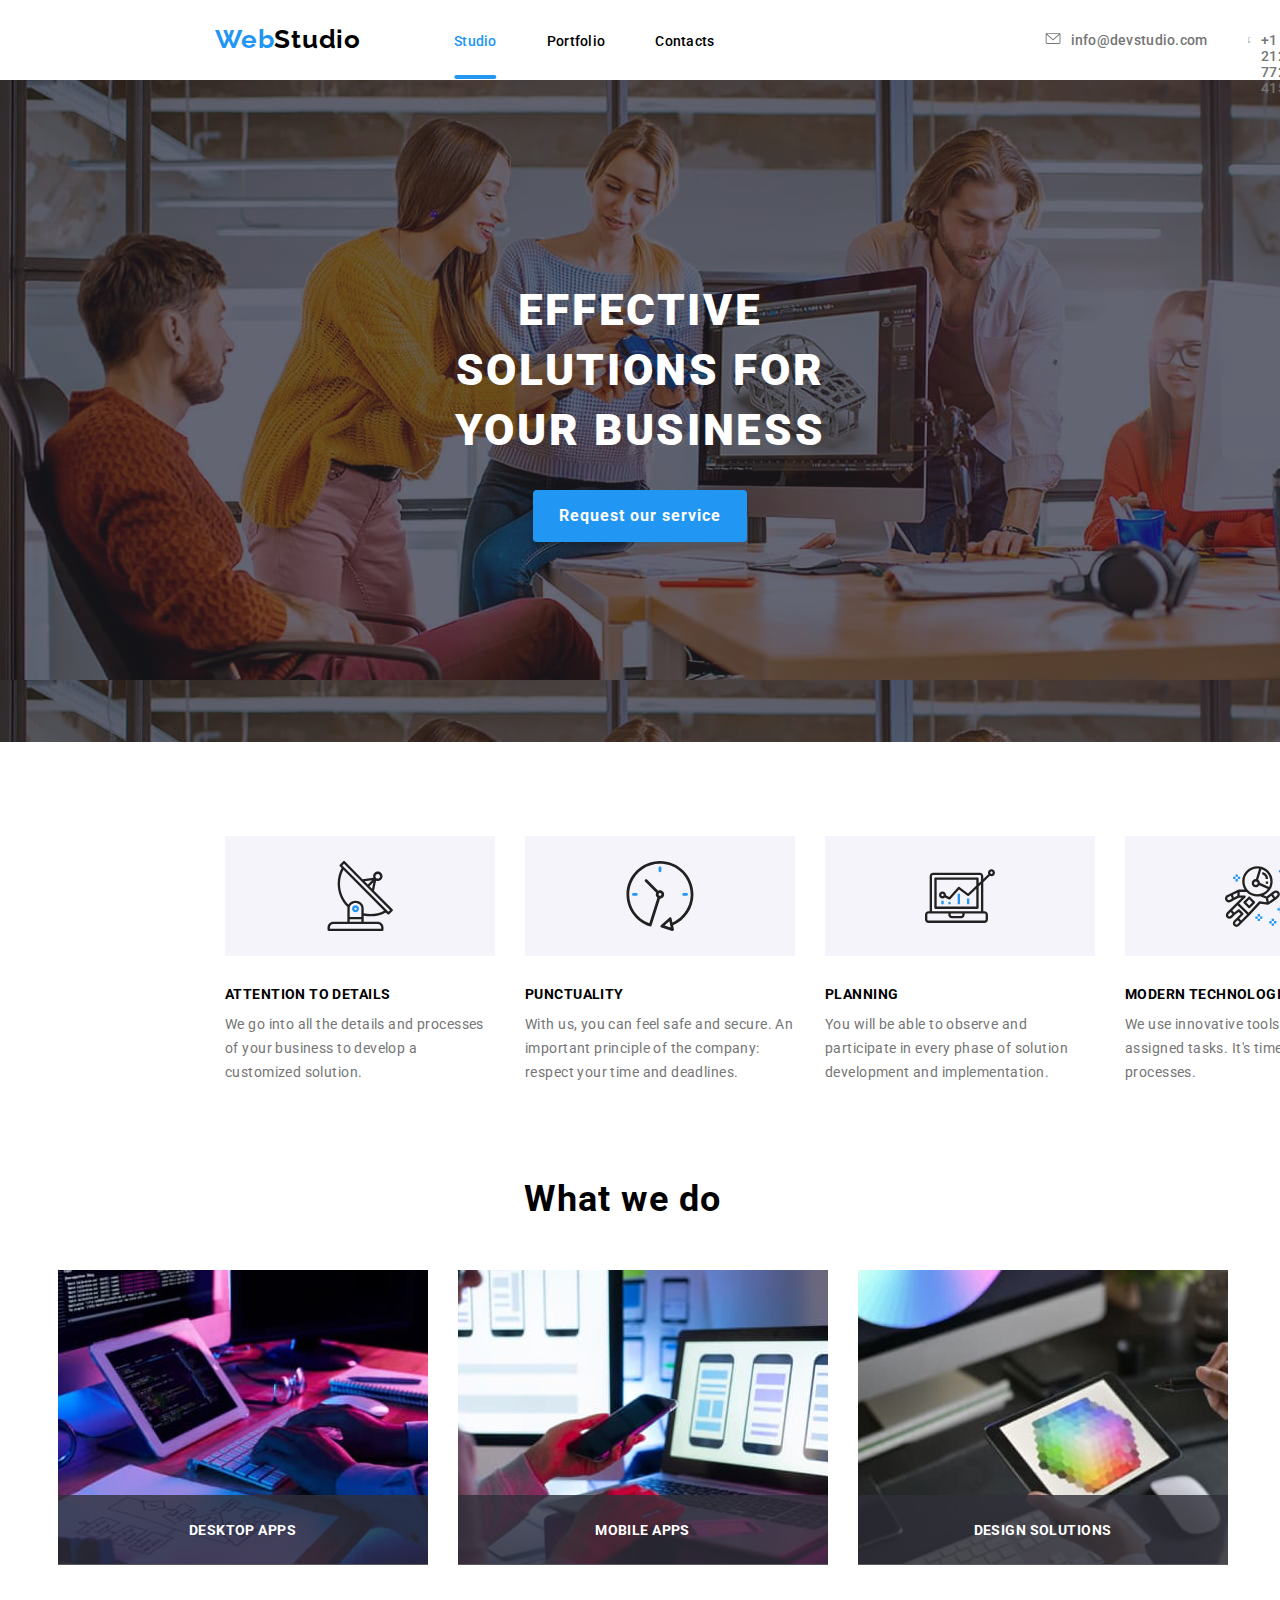
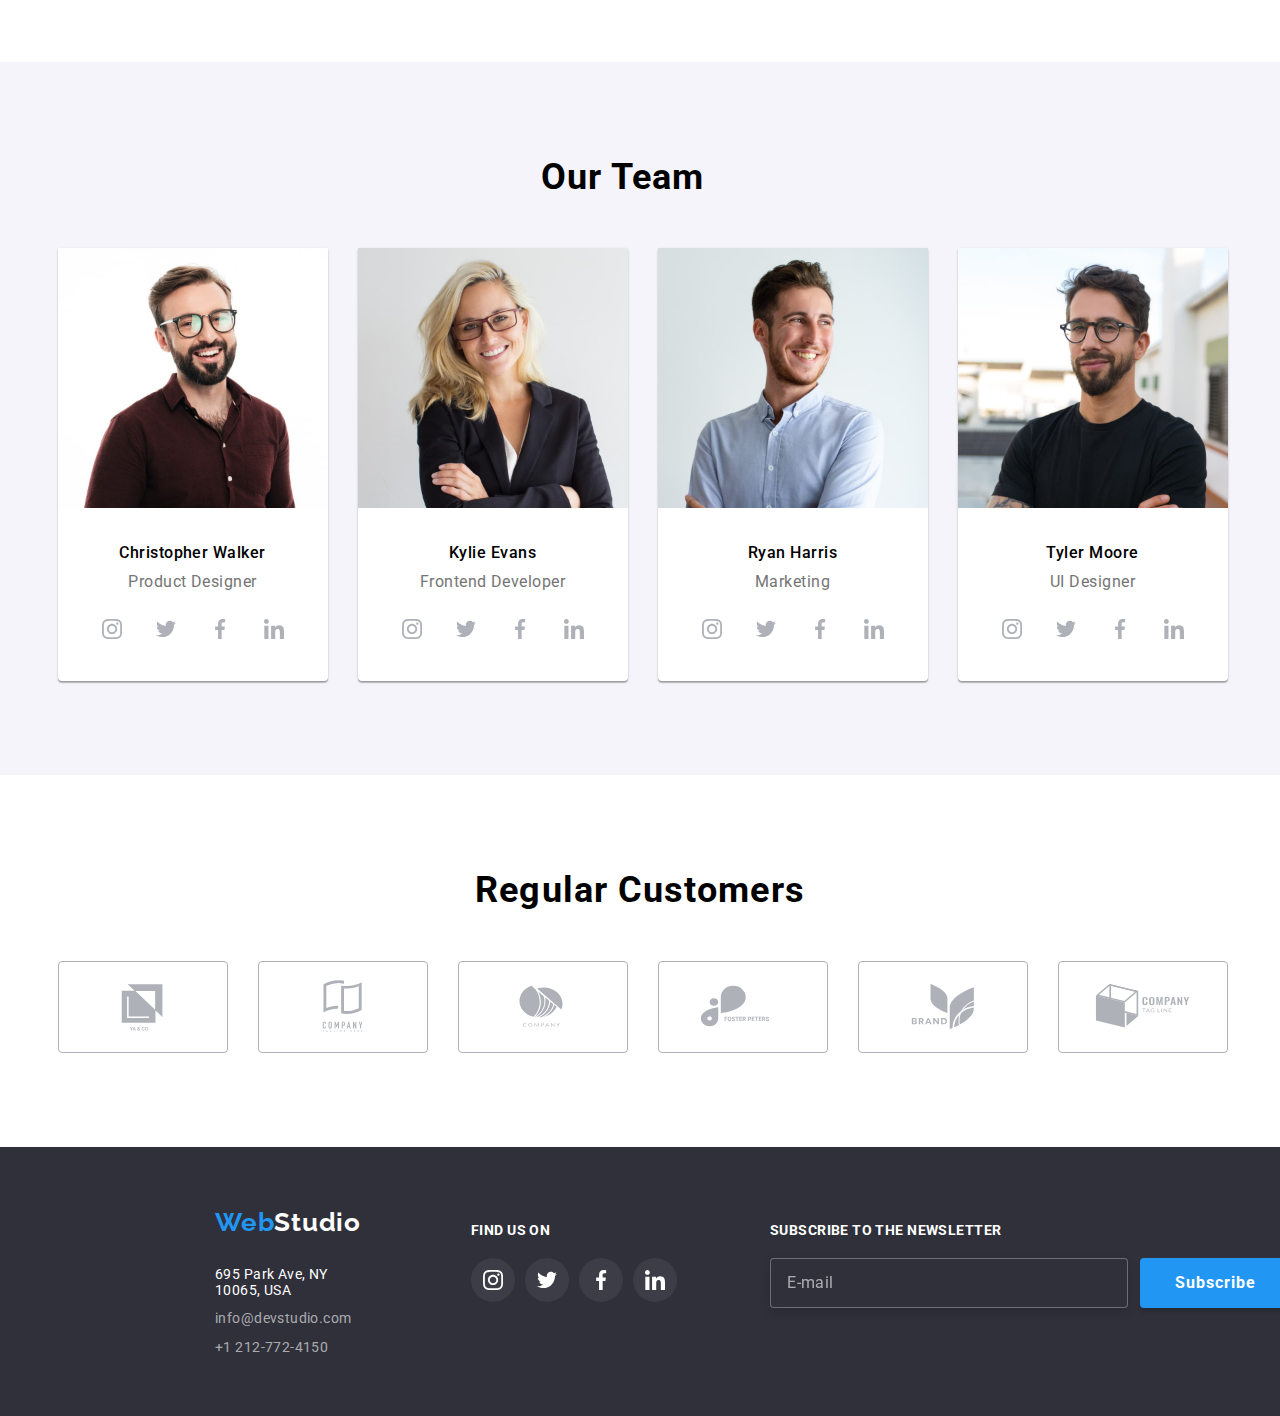
<file: index.html>
<!DOCTYPE html>
<html lang="en">
  <head>
    <meta charset="UTF-8">
    <meta http-equiv="X-UA-Compatible" content="IE=edge">
    <meta name="viewport" content="width=device-width, initial-scale=1.0">
    <link rel="preconnect" href="https://fonts.googleapis.com">
    <link rel="preconnect" href="https://fonts.gstatic.com" crossorigin>
    <link href="https://cdnjs.cloudflare.com/ajax/libs/modern-normalize/1.0.0/modern-normalize.min.css" rel="stylesheet">
    <link href="https://fonts.googleapis.com/css2?family=Raleway:wght@700&family=Roboto:wght@400;500;700;900&display=swap" rel="stylesheet">
    <link href="./styles/styles.css" rel="stylesheet">
    <title>Studio</title>
  </head>
  <body>
    <div class="container">
      <header class="global-header">
        <h3 class="logo-section header"><a href="index.html"><span>Web</span>Studio</a></h3>
        <nav class="nav-list">
          <ul>
            <li><a href="index.html" class="current-page">Studio</a></li>
            <li><a href="portfolio.html">Portfolio</a></li>
            <li><a href="contacts.html">Contacts</a></li>
          </ul>
        </nav>
        <div class="header-info-contacts">
          <a href="mailto:info@devstudio.com" class="mail-header">
            <svg class="mail-icon">
              <use href="./assets/symbol-defs.svg#icon-mail"></use>
            </svg>
            info@devstudio.com
          </a>
          <a href="tel:+12127724150" class="phone-header">
            <svg class="phone-icon">
              <use href="./assets/symbol-defs.svg#icon-phone"></use>
            </svg>
            +1 212-772-4150
          </a>
        </div>
      </header>
    </div>
    <main>
      <!--Main Banner section-->
      <div class="container">
        <section class="top-banner">
          <h1>EFFECTIVE SOLUTIONS FOR YOUR BUSINESS</h1>
          <button type="button" data-modal-open><span>Request our service</span></button>
        </section>
      </div>
      <!--About us section-->
      <div class="container">
        <section class="about-us">
          <ul>
            <li>
              <div>
                <svg class="icons-about-us">
                  <use href="./assets/symbol-defs.svg#icon-attention-to-details"></use>
                </svg>
              </div>
              <h5>attention to details</h5>
              <p>We go into all the details and processes of your business to develop a customized solution.</p>
            </li>
            <li>
              <div>
                <svg class="icons-about-us">
                  <use href="./assets/symbol-defs.svg#icon-punctuality"></use>
                </svg>
              </div>
              <h5>punctuality</h5>
              <p>With us, you can feel safe and secure. An important principle of the company: respect your time and deadlines.</p>
            </li>
            <li>
              <div>
                <svg class="icons-about-us">
                  <use href="./assets/symbol-defs.svg#icon-planning"></use>
                </svg>
              </div>
              <h5>planning</h5>
              <p>You will be able to observe and participate in every phase of solution development and implementation.</p>
            </li>
            <li>
              <div>
                <svg class="icons-about-us">
                  <use href="./assets/symbol-defs.svg#icon-modern-tech"></use>
                </svg>
              </div>
              <h5>modern technologies</h5>
              <p>We use innovative tools to solve assigned tasks. It's time to simplify work processes.</p>
            </li>
          </ul>
        </section>
      </div>
        <!--What we do section-->
      <div class="container">
        <section class="what-we-do">
          <h2>What we do</h2>
          <ul>
            <li>
              <img src="./assets/img1wwd.jpg" alt="Coding.." width="370" height="294">
              <h5>desktop apps</h5>
            </li>
            <li>
              <img src="./assets/img2wwd.jpg" alt="Checking phone.." width="370" height="294">
              <h5>mobile apps</h5>
            </li>
            <li>
              <img src="./assets/img3wwd.jpg" alt="And sometimes our tablet :D" width="370" height="294">
              <h5>design solutions</h5>
            </li>
          </ul>
        </section>
      </div>
      <!--Our team section-->
      <div class="container">
        <section class="our-team">
          <h2>Our Team</h2>
          <ul>
            <li>
              <img src="./assets/img1ot.jpg" alt="Picture of Chris" width="270" height="260">
              <div class="our-team-members">
                <h4>Christopher Walker</h4>
                <p>Product Designer</p>
                <div class="icons-our-team">
                  <a href="https://instagram.com" class="icon-social-media" target="_blank" rel="nofollow noopener noreferrer">
                    <svg>
                      <use href="./assets/symbol-defs.svg#icon-instagram"></use>
                    </svg>
                  </a>
                  <a href="https://twitter.com" class="icon-social-media" target="_blank" rel="nofollow noopener noreferrer">
                    <svg>
                      <use href="./assets/symbol-defs.svg#icon-twitter"></use>
                    </svg>
                  </a>
                  <a href="https://facebook.com" class="icon-social-media" target="_blank" rel="nofollow noopener noreferrer">
                    <svg>
                      <use href="./assets/symbol-defs.svg#icon-facebook"></use>
                    </svg>
                  </a>
                  <a href="https://linkedin.com" class="icon-social-media" target="_blank" rel="nofollow noopener noreferrer">
                    <svg>
                      <use href="./assets/symbol-defs.svg#icon-linkedin"></use>
                    </svg>
                  </a>
                </div>
              </div>
            </li>
            <li>
              <img src="./assets/img2ot.jpg" alt="Picture of Kylie" width="270" height="260">
              <div class="our-team-members">
                <h4>Kylie Evans</h4>
                <p>Frontend Developer</p>
                <div class="icons-our-team">
                  <a href="https://instagram.com" class="icon-social-media" target="_blank" rel="nofollow noopener noreferrer">
                    <svg>
                      <use href="./assets/symbol-defs.svg#icon-instagram"></use>
                    </svg>
                  </a>
                  <a href="https://twitter.com" class="icon-social-media" target="_blank" rel="nofollow noopener noreferrer">
                    <svg>
                      <use href="./assets/symbol-defs.svg#icon-twitter"></use>
                    </svg>
                  </a>
                  <a href="https://facebook.com" class="icon-social-media" target="_blank" rel="nofollow noopener noreferrer">
                    <svg>
                      <use href="./assets/symbol-defs.svg#icon-facebook"></use>
                    </svg>
                  </a>
                  <a href="https://linkedin.com" class="icon-social-media" target="_blank" rel="nofollow noopener noreferrer">
                    <svg>
                      <use href="./assets/symbol-defs.svg#icon-linkedin"></use>
                    </svg>
                  </a>
                </div>
              </div>
            </li>
            <li>
              <img src="./assets/img3ot.jpg" alt="Picture of Ryan" width="270" height="260">
              <div class="our-team-members">
                <h4>Ryan Harris</h4>
                <p>Marketing</p>
                <div class="icons-our-team">
                  <a href="https://instagram.com" class="icon-social-media" target="_blank" rel="nofollow noopener noreferrer">
                    <svg>
                      <use href="./assets/symbol-defs.svg#icon-instagram"></use>
                    </svg>
                  </a>
                  <a href="https://twitter.com" class="icon-social-media" target="_blank" rel="nofollow noopener noreferrer">
                    <svg>
                      <use href="./assets/symbol-defs.svg#icon-twitter"></use>
                    </svg>
                  </a>
                  <a href="https://facebook.com" class="icon-social-media" target="_blank" rel="nofollow noopener noreferrer">
                    <svg>
                      <use href="./assets/symbol-defs.svg#icon-facebook"></use>
                    </svg>
                  </a>
                  <a href="https://linkedin.com" class="icon-social-media" target="_blank" rel="nofollow noopener noreferrer">
                    <svg>
                      <use href="./assets/symbol-defs.svg#icon-linkedin"></use>
                    </svg>
                  </a>
                </div>
              </div>
            </li>
            <li>
              <img src="./assets/img4ot.jpg" alt="Picture of Tyler" width="270" height="260">
              <div class="our-team-members">
                <h4>Tyler Moore</h4>
                <p>UI Designer</p>
                <div class="icons-our-team">
                  <a href="https://instagram.com" class="icon-social-media" target="_blank" rel="nofollow noopener noreferrer">
                    <svg>
                      <use href="./assets/symbol-defs.svg#icon-instagram"></use>
                    </svg>
                  </a>
                  <a href="https://twitter.com" class="icon-social-media" target="_blank" rel="nofollow noopener noreferrer">
                    <svg>
                      <use href="./assets/symbol-defs.svg#icon-twitter"></use>
                    </svg>
                  </a>
                  <a href="https://facebook.com" class="icon-social-media" target="_blank" rel="nofollow noopener noreferrer">
                    <svg>
                      <use href="./assets/symbol-defs.svg#icon-facebook"></use>
                    </svg>
                  </a>
                  <a href="https://linkedin.com" class="icon-social-media" target="_blank" rel="nofollow noopener noreferrer">
                    <svg>
                      <use href="./assets/symbol-defs.svg#icon-linkedin"></use>
                    </svg>
                  </a>
                </div>
              </div>
            </li>
          </ul>
        </section>
      </div>
      <div class="container">
        <section class="regular-customers">
          <h2>Regular Customers</h2>
          <ul>
            <li class="customer">
              <svg>
                <use href="./assets/symbol-defs.svg#icon-regular-customer1"></use>
              </svg>
            </li>
            <li class="customer">
              <svg>
                <use href="./assets/symbol-defs.svg#icon-regular-customer2"></use>
              </svg>
            </li>
            <li class="customer">
              <svg>
                <use href="./assets/symbol-defs.svg#icon-regular-customer3"></use>
              </svg>
            </li>
            <li class="customer">
              <svg>
                <use href="./assets/symbol-defs.svg#icon-regular-customer4"></use>
              </svg>
            </li>
            <li class="customer">
              <svg>
                <use href="./assets/symbol-defs.svg#icon-regular-customer5"></use>
              </svg>
            </li>
            <li class="customer">
              <svg>
                <use href="./assets/symbol-defs.svg#icon-regular-customer6"></use>
              </svg>
            </li>
          </ul>
        </section>
      </div>
    </main>
    <div class="container">
      <footer class="footer-section">
        <div class="footer-adress">
          <h3 class="logo-section"><a href="index.html"><span>Web</span>Studio</a></h3>
          <address>
            <p>695 Park Ave, NY 10065, USA</p>
            <a href="mailto:info@devstudio.com" class="mail-footer">info@devstudio.com<br></a>
            <a href="tel:+12127724150" class="phone-footer">+1 212-772-4150</a>
          </address>
        </div>
        <div class="footer-social">
          <h5>Find us on</h5>
          <div class="footer-logos">
            <a href="https://instagram.com" class="icon-social-media footer" target="_blank" rel="nofollow noopener noreferrer">
              <svg>
                <use href="./assets/symbol-defs.svg#icon-instagram"></use>
              </svg>
            </a>
            <a href="https://twitter.com" class="icon-social-media footer" target="_blank" rel="nofollow noopener noreferrer">
              <svg>
                <use href="./assets/symbol-defs.svg#icon-twitter"></use>
              </svg>
            </a>
            <a href="https://facebook.com" class="icon-social-media footer" target="_blank" rel="nofollow noopener noreferrer">
              <svg>
                <use href="./assets/symbol-defs.svg#icon-facebook"></use>
              </svg>
            </a>
            <a href="https://linkedin.com" class="icon-social-media footer" target="_blank" rel="nofollow noopener noreferrer">
              <svg>
                <use href="./assets/symbol-defs.svg#icon-linkedin"></use>
              </svg>
            </a>
         </div>
        </div>
        <div class="footer-sub">
          <form name="subscribe" autocomplete="on" novalidate>
            <label>
              <span>Subscribe to the newsletter</span>
              <input type="email" name="email" class="sub-input" placeholder="E-mail"/>
            </label>
            <button type="submit">
              Subscribe
              <svg>
                <use href="./assets/icons.svg#icon-sub-icon"></use>
              </svg>
            </button>
          </form>
        </div>
      </footer>
    </div>
    <div class="modal is-hidden" data-modal>
      <div class="modal-content">
        <button type="button" class="close-btn" data-modal-close>&times;</button>
        <form class="form-modal" name="contact-form">
          <p>Leave your information and we'll call you back</p>
          <label class="form-group">
            <span class="label-name">Name</span>
            <input class="input" type="text" name="name" required>
            <svg class="form-icons">
              <use href="./assets/icons.svg#icon-name-icon"></use>
            </svg>
          </label>
          <label class="form-group">
            <span class="label-name">Telephone</span>
            <input class="input arrows" type="number" name="phone" required>
            <svg class="form-icons">
              <use href="./assets/icons.svg#icon-phone-icon"></use>
            </svg>
          </label>
          <label class="form-group">
            <span class="label-name">E-mail</span>
            <input class="input" type="email" name="email" required>
            <svg class="form-icons">
              <use href="./assets/icons.svg#icon-email-icon"></use>
            </svg>
          </label>
          <label class="form-group">
            <span class="label-name">Comments</span>
            <textarea name="feedback" placeholder="Enter the text"></textarea>
          </label>
          <label class="form-group agreement">
            <input class="checkbox-input" type="checkbox" name="checkbox" required>
            <span class="label-name-checkbox">I agree with the letter and accept the <a href="" target="_blank">Terms and Conditions</a></span>
            <i class="checkbox-icon unchecked">
              <svg>
                <use href="./assets/icons.svg#icon-unchecked"></use>
              </svg>
            </i>
            <i class="checkbox-icon checked">
              <svg>
                <use href="./assets/icons.svg#icon-checked"></use>
              </svg>
            </i>
          </label>
          <button class="submit-btn" type="submit">Send</button>
        </form>
      </div>
    </div>
    <script src="./js/modal.js" type="text/javascript"></script>
  </body>
</html>
</file>
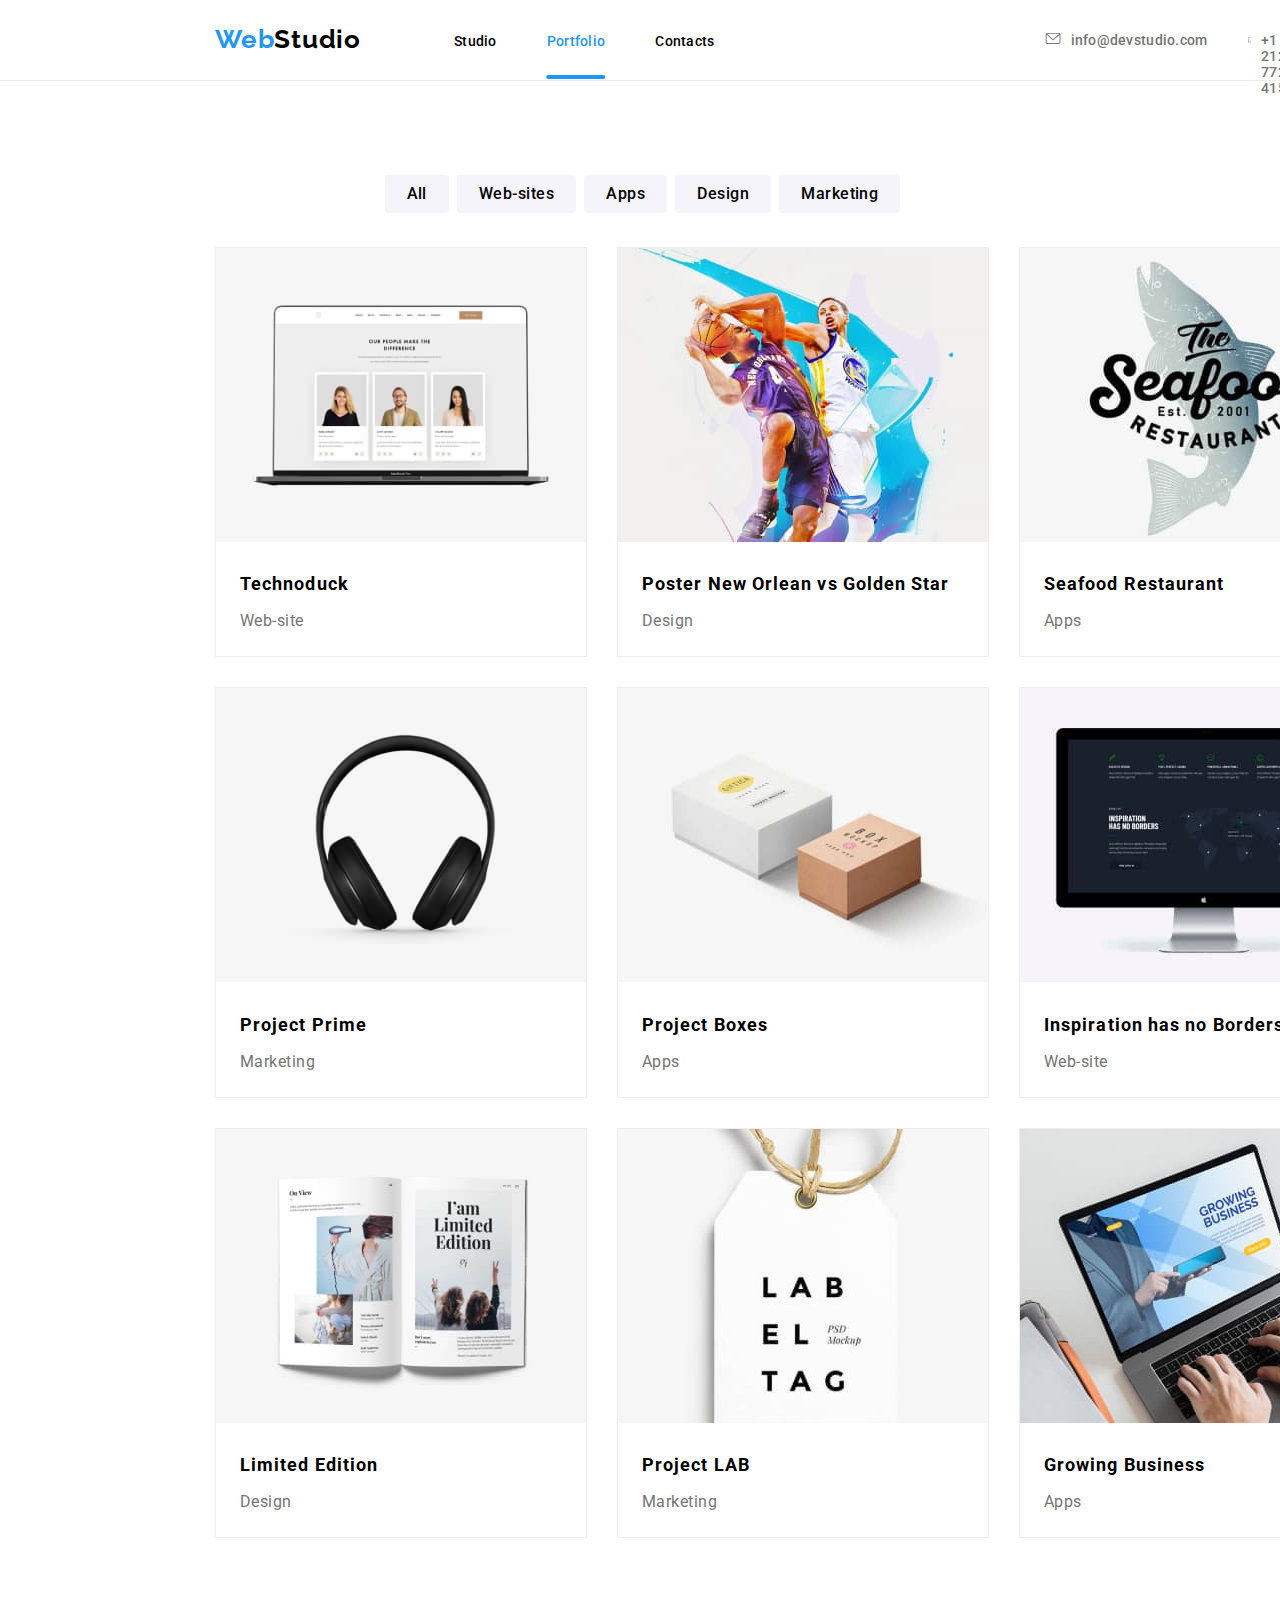
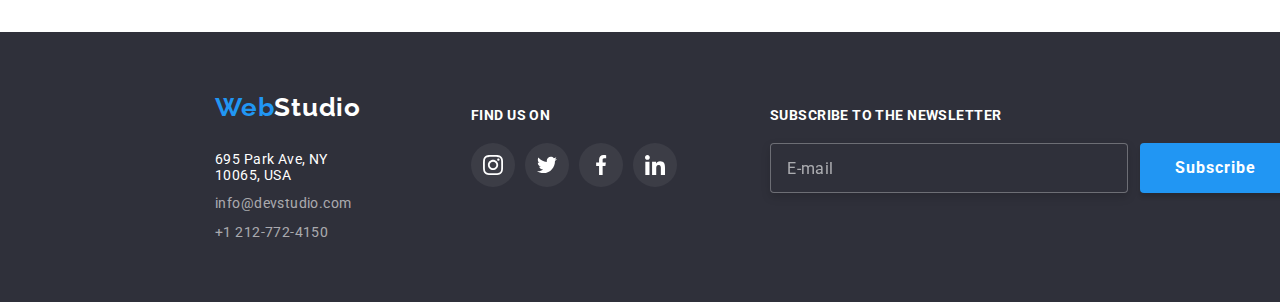
<file: portfolio.html>
<!DOCTYPE html>
<html lang="en">
  <head>
    <meta charset="UTF-8">
    <meta http-equiv="X-UA-Compatible" content="IE=edge">
    <meta name="viewport" content="width=device-width, initial-scale=1.0">
    <link rel="preconnect" href="https://fonts.googleapis.com">
    <link rel="preconnect" href="https://fonts.gstatic.com" crossorigin>
    <link href="https://cdnjs.cloudflare.com/ajax/libs/modern-normalize/1.0.0/modern-normalize.min.css" rel="stylesheet">
    <link href="https://fonts.googleapis.com/css2?family=Raleway:wght@700&family=Roboto:wght@400;500;700;900&display=swap" rel="stylesheet">
    <link href="./styles/styles.css" rel="stylesheet">
    <title>Portfolio</title>
  </head>
  <body>
    <div class="container">
      <header class="global-header">
        <h3 class="logo-section header"><a href="index.html"><span>Web</span>Studio</a></h3>
        <nav class="nav-list">
          <ul>
            <li><a href="index.html">Studio</a></li>
            <li><a href="portfolio.html" class="current-page">Portfolio</a></li>
            <li><a href="contacts.html">Contacts</a></li>
          </ul>
        </nav>
        <div class="header-info-contacts">
          <a href="mailto:info@devstudio.com" class="mail-header">
            <svg class="mail-icon">
              <use href="./assets/symbol-defs.svg#icon-mail"></use>
            </svg>
            info@devstudio.com
          </a>
          <a href="tel:+12127724150" class="phone-header">
            <svg class="phone-icon">
              <use href="./assets/symbol-defs.svg#icon-phone"></use>
            </svg>
            +1 212-772-4150
          </a>
        </div>
      </header>
    </div>
    <main>
      <div class="container top-border">
        <!--Filter section-->
        <div class="filter-buttons">
          <ul>
            <li><button type="button">All</button></li>
            <li><button type="button">Web-sites</button></li>
            <li><button type="button">Apps</button></li>
            <li><button type="button">Design</button></li>
            <li><button type="button">Marketing</button></li>
          </ul>
        </div>
        <!--Content section-->
        <section class="all-content">
          <ul>
            <li>
              <div class="content-hover">
                <img src="./assets/100technoduck.jpg" alt="Technoduck website" width="370" height="294">
                <p>Lorem ipsum dolor sit, amet consectetur adipisicing elit. Enim incidunt ratione laboriosam, vel quia hic blanditiis facilis quo esse voluptate.</p>
              </div>
              <div class="content-name">
                <h4>Technoduck</h4>
                <p>Web-site</p>
              </div>
            </li>
            <li>
              <div class="content-hover">
                <img src="./assets/010poster.jpg" alt="Poster New Orlean vs Golden Star - Design" width="370" height="294">
                <p>Lorem ipsum dolor sit, amet consectetur adipisicing elit. Enim incidunt ratione laboriosam, vel quia hic blanditiis facilis quo esse voluptate.</p>
              </div>
              <div class="content-name">
                <h4>Poster New Orlean vs Golden Star</h4>
                <p>Design</p>
              </div>
            </li>
            <li>
              <div class="content-hover">
                <img src="./assets/001seafood.jpg" alt="Seafood Restaurant App" width="370" height="294">
                <p>Lorem ipsum dolor sit, amet consectetur adipisicing elit. Enim incidunt ratione laboriosam, vel quia hic blanditiis facilis quo esse voluptate.</p>
              </div>
              <div class="content-name">
                <h4>Seafood Restaurant</h4>
                <p>Apps</p>
              </div>
            </li>
            <li>
              <div class="content-hover">
                <img src="./assets/200pr-prime.jpg" alt="Project Prime - Marketing" width="370" height="294">
                <p>Lorem ipsum dolor sit, amet consectetur adipisicing elit. Enim incidunt ratione laboriosam, vel quia hic blanditiis facilis quo esse voluptate.</p>
              </div>
              <div class="content-name">
                <h4>Project Prime</h4>
                <p>Marketing</p>
              </div>
            </li>
            <li>
              <div class="content-hover">
                <img src="./assets/020pr-box.jpg" alt="Project Boxes App" width="370" height="294">
                <p>Lorem ipsum dolor sit, amet consectetur adipisicing elit. Enim incidunt ratione laboriosam, vel quia hic blanditiis facilis quo esse voluptate.</p>
              </div>
              <div class="content-name">
                <h4>Project Boxes</h4>
                <p>Apps</p>
              </div>
            </li>
            <li>
              <div class="content-hover">
                <img src="./assets/002insp.jpg" alt="Inspiration has no Borders website" width="370" height="294">
                <p>Lorem ipsum dolor sit, amet consectetur adipisicing elit. Enim incidunt ratione laboriosam, vel quia hic blanditiis facilis quo esse voluptate.</p>
              </div>
              <div class="content-name">
                <h4>Inspiration has no Borders</h4>
                <p>Web-site</p>
              </div>
            </li>
            <li>
              <div class="content-hover">
                <img src="./assets/300limited.jpg" alt="Limited Edition - Design" width="370" height="294">
                <p>Lorem ipsum dolor sit, amet consectetur adipisicing elit. Enim incidunt ratione laboriosam, vel quia hic blanditiis facilis quo esse voluptate.</p>
              </div>
              <div class="content-name">
                <h4>Limited Edition</h4>
                <p>Design</p>
              </div>
            </li>
            <li>
              <div class="content-hover">
                <img src="./assets/030pr-lab.jpg" alt="Project LAB - Marketing" width="370" height="294">
                <p>Lorem ipsum dolor sit, amet consectetur adipisicing elit. Enim incidunt ratione laboriosam, vel quia hic blanditiis facilis quo esse voluptate.</p>
              </div>
              <div class="content-name">
                <h4>Project LAB</h4>
                <p>Marketing</p>
              </div>
            </li>
            <li>
              <div class="content-hover">
                <img src="./assets/003grow.jpg" alt="Growing Business App" width="370" height="294">
                <p>Lorem ipsum dolor sit, amet consectetur adipisicing elit. Enim incidunt ratione laboriosam, vel quia hic blanditiis facilis quo esse voluptate.</p>
              </div>
              <div class="content-name">
                <h4>Growing Business</h4>
                <p>Apps</p>
              </div>
            </li>
          </ul>
        </section>
      </div>
    </main>
    <div class="container">
      <footer class="footer-section">
        <div class="footer-adress">
          <h3 class="logo-section"><a href="index.html"><span>Web</span>Studio</a></h3>
          <address>
            <p>695 Park Ave, NY 10065, USA</p>
            <a href="mailto:info@devstudio.com" class="mail-footer">info@devstudio.com<br></a>
            <a href="tel:+12127724150" class="phone-footer">+1 212-772-4150</a>
          </address>
        </div>
        <div class="footer-social">
          <h5>Find us on</h5>
          <div class="footer-logos">
            <a href="https://instagram.com" class="icon-social-media footer" target="_blank" rel="nofollow noopener noreferrer">
              <svg>
                <use href="./assets/symbol-defs.svg#icon-instagram"></use>
              </svg>
            </a>
            <a href="https://twitter.com" class="icon-social-media footer" target="_blank" rel="nofollow noopener noreferrer">
              <svg>
                <use href="./assets/symbol-defs.svg#icon-twitter"></use>
              </svg>
            </a>
            <a href="https://facebook.com" class="icon-social-media footer" target="_blank" rel="nofollow noopener noreferrer">
              <svg>
                <use href="./assets/symbol-defs.svg#icon-facebook"></use>
              </svg>
            </a>
            <a href="https://linkedin.com" class="icon-social-media footer" target="_blank" rel="nofollow noopener noreferrer">
              <svg>
                <use href="./assets/symbol-defs.svg#icon-linkedin"></use>
              </svg>
            </a>
         </div>
        </div>
        <div class="footer-sub">
          <form name="subscribe" autocomplete="on" novalidate>
            <label>
              <span>Subscribe to the newsletter</span>
              <input type="email" name="email" class="sub-input" placeholder="E-mail"/>
            </label>
            <button type="submit">
              Subscribe
              <svg>
                <use href="./assets/icons.svg#icon-sub-icon"></use>
              </svg>
            </button>
          </form>
        </div>
      </footer>
    </div>
  </body>
</html>
</file>
<file: styles/styles.css>
/* Box-sizing */
*,
*::before,
*::after {
  box-sizing: border-box;
}

/* Remove margin */
* {
  margin: 0;
}

:root {
  --main-background-color: #E5E5E5;
  --background-footer-color: #2F303A;
  --background-white-color: #ffffff; /* Header + About us + What we do + Regular Customers + Portfolio sections */
  --background-our-team-color: #F5F4FA;
  --blue-theme-color: #2196F3; /* Logo - "Web" part + link active/hover + main banner button + filter button-portfolio page) */
  --logo-header-color: #000000; /* "Studio" part */
  --logo-footer-color: #ffffff; /* "Studio" part */
  --logo-font-family: "Raleway", sans-serif;
  --main-banner-text-color: #ffffff;
  --title-color: #212121;
  --text-color: #757575; /* <p> elements + mail & phone number */
  --text-font-family: "Roboto", sans-serif;
  --form-modal-icon: 18px;
}

body {
  margin: 0 auto;
  font-family: var(--text-font-family);
  background-color: var(--main-background-color);
}

h1,
h2,
h3,
h4,
h5 {
  font-weight: bold;
  font-family: var(--text-font-family);
}

.container {
  max-width: 1600px;
  margin: 0 auto;
}

.top-banner {
  background-image: radial-gradient(
    at center,
    #2F303A66,
    #2F303A66
  ),
  url(../assets/main-banner.jpg);
}

.global-header,
.about-us,
.what-we-do,
.filter-buttons,
.all-content {
  display: flex;
  background-color: var(--background-white-color);
}

.footer-section {
  display: flex;
  background-color: var(--background-footer-color);
}

.nav-list a,
.mail-header,
.phone-header {
  font-family: 'Roboto';
  font-style: normal;
  font-weight: 500;
  font-size: 14px;
  line-height: 16px;
  letter-spacing: 0.02em;
}

/* Remove link styles */
.logo-section a,
.nav-list a,
.mail-header,
.phone-header,
.footer-section a,
.mail-footer,
.phone-footer,
.icons-our-team a,
.label-name-checkbox a {
  color: inherit;
  text-decoration: none;
  list-style: none;
}

.nav-list ul,
.about-us ul,
.what-we-do ul,
.our-team ul,
.filter-buttons ul,
.all-content ul {
  list-style: none;
  display: flex;
}

.global-header {
  display: flex;
  padding-left: 215px;
  max-width: 1600px;
}

.logo-section {
  font-family: 'Raleway';
  font-style: normal;
  font-weight: 700;
  font-size: 26px;
  line-height: 31px;
  letter-spacing: 0.03em;
}

.global-header .logo-section {
  color: var(--logo-header-color);
}

.footer-section .logo-section {
  color: var(--logo-footer-color);
}

.top-banner button {
  background-color: var(--blue-theme-color);
}

.mail-header,
.phone-header {
  font-style: normal;
  font-weight: 500;
  font-size: 14px;
  line-height: 16px;
  letter-spacing: 0.02em;
  color: #757575;
}

.logo-section span,
.footer-section span {
  color: var(--blue-theme-color);
}

.logo-section.header {
  margin-top: 24px;
  margin-bottom: 25px;
}

.nav-list ul {
  display: flex;
  padding-inline-start: 0;
  align-items: baseline;
}

.nav-list ul li+li {
  margin-left: 50px;
}

.nav-list {
  margin-left: 93px;
  margin-top: 32px;
}

.nav-list a {
  position: relative;
  height: 100%;
}

.nav-list a:hover,
.nav-list a:focus,
.nav-list .current-page,
.header-info-contacts a:hover,
.header-info-contacts a:focus {
  color: var(--blue-theme-color);
  transition: color 0.25s cubic-bezier(0.4, 0, 0.2, 1);
}

.nav-list a:hover::after,
.nav-list .current-page::after {
  position: absolute;
  content: '';
  background: var(--blue-theme-color);
  border-radius: 2px;
  width: 100%;
  height: 4px;
  bottom: -30px;
  right: 50%;
  transform: translateX(50%);
  transition: background-color 0.25s cubic-bezier(0.4, 0, 0.2, 1);
}

.header-info-contacts {
  display: flex;
  flex-direction: row;
  margin-left: 330px;
  margin-top: 32px;
  height: 16px;
}

.header-info-contacts a {
  display: flex;
  justify-content: center;
  gap: 10px;
}

.header-info-contacts a+a {
  margin-left: 40px;
}

.mail-icon {
  width: 16px;
  height: 12px;
}

.phone-icon {
  width: 10px;
  height: 16px;
}

.top-banner {
  display: flex;
  justify-content: center;
  flex-direction: column;
  align-items: center;
  padding: 200px 452px 200px;
}

.top-banner h1 {
  font-weight: 900;
  font-size: 44px;
  line-height: 60px;
  text-align: center;
  letter-spacing: 0.06em;
  text-transform: uppercase;
  color: var(--main-banner-text-color);
}

.top-banner button {
  border: none;
  display: flex;
  align-items: center;
  margin-top: 30px;
  box-shadow: 0px 4px 4px rgba(0, 0, 0, 0.15);
  border-radius: 4px;
  cursor: pointer;
}

.top-banner span {
  padding: 10px 20px;
  font-weight: 700;
  font-size: 16px;
  line-height: 30px;
  display: flex;
  align-items: center;
  text-align: center;
  letter-spacing: 0.06em;
  color: var(--main-banner-text-color);
}

.icons-about-us {
  width: 70px;
  height: 70px;;
}

.about-us div {
  display: flex;
  justify-content: center;
  align-items: center;
  width: 270px;
  height: 120px;
  margin-bottom: 30px;
  background-color: #F5F4FA;
}

.about-us {
  padding-left: 185px;
  padding-top: 94px;
  padding-bottom: 94px;
}

.about-us h5,
.what-we-do h5 {
  font-weight: 700;
  font-size: 14px;
  line-height: 16px;
  letter-spacing: 0.03em;
  text-transform: uppercase;
}

.about-us p {
  font-style: normal;
  font-weight: 400;
  font-size: 14px;
  line-height: 24px;
  letter-spacing: 0.03em;
}

.about-us p,
.our-team p {
  color: var(--text-color);
}

.about-us ul {
  gap: 30px;
}

.about-us li {
  width: 270px;
}

.about-us h5 {
  margin-bottom: 10px;
}

.what-we-do {
  display: flex;
  flex-direction: column;
  justify-content: center;
  align-items: center;
  padding-right: 35px;
  padding-bottom: 94px;
}

.what-we-do li {
  position: relative;
}

.what-we-do h2 {
  font-style: normal;
  font-weight: 700;
  font-size: 36px;
  line-height: 42px;
  text-align: center;
  letter-spacing: 0.03em;
}

.what-we-do h5 {
  display: flex;
  width: 370px;
  height: 70px;
  justify-content: center;
  align-items: center;
  position: absolute;
  bottom: 3px;
  background-color: #2F303ACC;
  color: #fff;
}

.what-we-do ul {
  display: flex;
  gap: 30px;
  padding-top: 50px;
}

.our-team {
  display: flex;
  flex-direction: column;
  align-items: center;
  padding-top: 94px;
  padding-right: 35px;
  padding-bottom: 94px;
  background-color: var(--background-our-team-color);
}

.our-team h2 {
  padding-bottom: 50px;
  font-style: normal;
  font-weight: 700;
  font-size: 36px;
  line-height: 42px;
  text-align: center;
  letter-spacing: 0.03em;
}

.our-team h4 {
  font-style: normal;
  font-weight: 500;
  font-size: 16px;
  line-height: 19px;
  text-align: center;
  letter-spacing: 0.03em;
}

.our-team p {
  font-style: normal;
  font-weight: 400;
  font-size: 16px;
  line-height: 19px;
  text-align: center;
  letter-spacing: 0.03em;
}

.our-team ul {
  display: flex;
  gap: 30px;
}

.our-team li {
  background-color: var(--background-white-color);
  box-shadow: 0px 1px 3px rgba(0, 0, 0, 0.12), 0px 1px 1px rgba(0, 0, 0, 0.14), 0px 2px 1px rgba(0, 0, 0, 0.2);
  border-radius: 0px 0px 4px 4px;
}

.our-team-members {
  display: flex;
  justify-content: center;
  flex-direction: column;
  align-content: space-around;
  margin-top: 30px;
  margin-bottom: 30px;
}

.our-team-members h4 {
  padding-bottom: 10px;
}

.icons-our-team {
  display: flex;
  justify-content: center;
  align-items: center;
  margin-top: 16px;
  gap: 10px;
}

.icon-social-media {
  width: 44px;
  height: 44px;
  padding: 12px;
}

.icon-social-media svg {
  width: 20px;
  height: 20px;
  fill: #AFB1B8;
}

.icons-our-team .icon-social-media {
  display: flex;
  justify-content: center;
  align-items: center;
}

.icon-social-media:hover svg,
.icon-social-media:focus svg {
  fill: #ffffff;
  transition: fill 0.25s cubic-bezier(0.4, 0, 0.2, 1);
}

.icon-social-media:hover,
.icon-social-media:focus {
  border-radius: 50%;
  background-color: var(--blue-theme-color);
  transition: background-color 0.25s cubic-bezier(0.4, 0, 0.2, 1);
}

/* ---------------------------------- */

.regular-customers {
  display: flex;
  flex-direction: column;
  justify-content: center;
  align-items: center;
  padding-top: 94px;
  padding-bottom: 94px;
  background-color: var(--background-white-color);
}

.regular-customers h2 {
  padding-bottom: 50px;
  font-style: normal;
  font-weight: 700;
  font-size: 36px;
  line-height: 42px;
  text-align: center;
  letter-spacing: 0.03em;
}

.regular-customers ul {
  display: flex;
  flex-direction: row;
  list-style: none;
  gap: 30px;
  padding-right: 35px;
}

.regular-customers .customer {
  display: flex;
  justify-content: center;
  align-items: center;
  width: 170px;
  height: 92px;
  border: 1px solid #AFB1B8;
  border-radius: 4px;
}

.customer svg {
  width: 106px;
  height: 60px;
  fill: #AFB1B8;
}

.customer:hover svg,
.customer:focus svg {
  fill: var(--blue-theme-color);
  transition: fill 0.25s cubic-bezier(0.4, 0, 0.2, 1);
}

.regular-customers .customer:hover,
.regular-customers .customer:focus {
  border-color: var(--blue-theme-color);
  transition: border-color 0.25s cubic-bezier(0.4, 0, 0.2, 1);
}

.footer-section {
  display: flex;
  justify-content: flex-start;
  align-items: flex-start;
  padding-top: 60px;
  padding-left: 215px;
  padding-bottom: 60px;
}

.footer-adress {
  display: flex;
  flex-direction: column;
}

.footer-adress p {
  font-style: normal;
  font-weight: 400;
  font-size: 14px;
  line-height: 16px;
  letter-spacing: 0.03em;
  color: #ffffff;
}

.footer-adress .mail-footer,
.footer-adress .phone-footer {
  font-style: normal;
  font-weight: 400;
  font-size: 14px;
  height: 16px;
  margin-bottom: 12px;
  letter-spacing: 0.03em;
  color: rgba(255, 255, 255, 0.6);
}

.footer-adress .mail-footer:hover,
.footer-adress .phone-footer:hover,
.footer-adress .mail-footer:focus,
.footer-adress .phone-footer:focus {
  color: var(--blue-theme-color);
  transition: color 0.25s cubic-bezier(0.4, 0, 0.2, 1);
}

.footer-adress .logo-section {
  padding-bottom: 28px;
}

.footer-adress p {
  padding-bottom: 12px;
}

.footer-adress .mail-footer {
  display: block;
  padding-bottom: 12px;
}

.footer-social {
  display: flex;
  flex-direction: column;
  justify-content: flex-start;
  margin-left: 110px;
  margin-top: 15px;
}

.footer-social h5 {
  font-style: normal;
  font-weight: 700;
  font-size: 14px;
  line-height: 16px;
  letter-spacing: 0.03em;
  text-transform: uppercase;
  color: #ffffff;
}

.footer-logos {
  display: flex;
  flex-direction: row;
  gap: 10px;
  margin-top: 20px;
}

.icon-social-media.footer {
  width: 44px;
  height: 44px;
  background-color: #FFFFFF10;
  border-radius: 50%;
}

.icon-social-media.footer:hover,
.icon-social-media.footer:focus {
  background-color: var(--blue-theme-color);
  border-radius: 50%;
  transition: background-color 0.25s cubic-bezier(0.4, 0, 0.2, 1);
}

.icon-social-media.footer svg {
  fill: #fff;
}

.footer-sub form {
  display: flex;
  flex-direction: row;
  justify-content: flex-start;
  align-items: flex-end;
  margin-left: 93px;
  margin-top: 15px;
}

.footer-sub label {
  display: flex;
  flex-direction: column;
  justify-content: flex-start;
}

.footer-sub span {
  font-family: 'Roboto';
  font-style: normal;
  font-weight: 700;
  font-size: 14px;
  line-height: 16px;
  letter-spacing: 0.03em;
  text-transform: uppercase;
  color: #FFFFFF;
  margin-bottom: 20px;
}

.footer-sub .sub-input {
  width: 358px;
  height: 50px;
  padding-left: 16px;
  border: 1px solid rgba(255, 255, 255, 0.3);
  filter: drop-shadow(0px 4px 4px rgba(0, 0, 0, 0.15));
  border-radius: 4px;
  background: #2F303A;
  color: #FFFFFF;
  outline: none;
}

.sub-input::placeholder {
  font-family: 'Roboto';
  font-style: normal;
  font-weight: 400;
  font-size: 16px;
  line-height: 20px;
  letter-spacing: 0.03em;
  color: #FFFFFF99;
}

.footer-sub button {
  border: none;
  display: flex;
  flex-direction: row;
  justify-content: center;
  align-items: center;
  width: 200px;
  height: 50px;
  font-family: 'Roboto';
  font-style: normal;
  font-weight: 700;
  font-size: 16px;
  line-height: 30px;
  letter-spacing: 0.06em;
  color: #FFFFFF;
  background: #2196F3;
  box-shadow: 0px 4px 4px rgba(0, 0, 0, 0.15);
  border-radius: 4px;
  gap: 25px;
  margin-left: 12px;
  cursor: pointer;
}

.footer-sub button svg {
  width: 24px;
  height: 24px;
}

/* Portfolio */
.container.top-border {
  border-top: 1px solid #ECECEC;
}

.filter-buttons {
  display: flex;
  justify-content: center;
  padding-top: 94px;
  padding-bottom: 34px;
}

.filter-buttons ul {
  gap: 8px;
  padding-right: 35px;
}

.filter-buttons button {
  padding: 6px 22px;
  background: #F5F4FA;
  border-style: none;
  border-radius: 4px;
  font-style: normal;
  font-weight: 500;
  font-size: 16px;
  line-height: 26px;
  text-align: center;
  letter-spacing: 0.03em;
}

.filter-buttons button:hover,
.filter-buttons button:focus {
  font-style: normal;
  font-weight: 500;
  font-size: 16px;
  line-height: 26px;
  text-align: center;
  letter-spacing: 0.03em;
  color: #FFFFFF;
  background-color: var(--blue-theme-color);
  box-shadow: 0px 3px 1px rgba(0, 0, 0, 0.1), 0px 1px 2px rgba(0, 0, 0, 0.08), 0px 2px 2px rgba(0, 0, 0, 0.12);
  border-radius: 4px;
  cursor: pointer;
  transition: background-color 0.25s cubic-bezier(0.4, 0, 0.2, 1);
}

.all-content ul {
  display: grid;
  grid-template-columns: repeat(3, 1fr);
  grid-template-rows: repeat(3, 1fr);
  list-style: none;
  justify-content: space-between;
  gap: 30px;
  padding-left: 215px;
  padding-bottom: 94px;
}

.all-content li {
  background: #FFFFFF;
  border: 1px solid #EEEEEE;
}

.all-content li:hover,
.all-content li:focus {
  box-shadow: 0px 1px 1px rgba(0, 0, 0, 0.12), 0px 4px 4px rgba(0, 0, 0, 0.06), 1px 4px 6px rgba(0, 0, 0, 0.16);
  cursor: pointer;
  transition: box-shadow 0.25s cubic-bezier(0.4, 0, 0.2, 1);
}

.all-content h4 {
  padding-top: 20px;
  padding-left: 24px;
  font-style: normal;
  font-weight: 700;
  font-size: 18px;
  line-height: 36px;
  letter-spacing: 0.06em;
}

.all-content p {
  padding-left: 24px;
  padding-top: 4px;
  font-style: normal;
  font-weight: 400;
  font-size: 16px;
  line-height: 30px;
  letter-spacing: 0.03em;
  color: var(--text-color);
}

.all-content .content-name {
  display: flex;
  flex-direction: column;
  align-content: space-around;
  height: 110px;
}

.content-hover {
  position: relative;
  overflow: hidden;
}

.content-hover p {
  position: absolute;
  top: 0;
  right: 0;
  bottom: 0;
  left: 0;
  padding: 63px 24px 5px;
  background-color: #2196F3E5;
  font-family: 'Roboto';
  font-style: normal;
  font-weight: 400;
  font-size: 18px;
  line-height: 28px;
  letter-spacing: 0.03em;
  color: #FFFFFF;
  overflow: hidden;
  transition-property: top, right, bottom, left;
  transition-duration: 0.25s;
  transition-timing-function: cubic-bezier(0.4, 0, 0.2, 1);
  top: 100%;
}

.content-hover:hover p {
  top: 0;
}


/* Modal section */
.modal {
  position: fixed;
  top: 0;
  bottom: 0;
  left: 0;
  right: 0;
  background: #00000033;
  width: 100vw;
  height: 100wh;
  display: flex;
  justify-content: center;
  align-items: center;
}

.modal-content {
  width: 528px;
  height: 581px;
  background-color: #FFFFFF;
  margin: 0 auto;
  position: relative;
  box-shadow: 0px 1px 3px rgba(0, 0, 0, 0.12), 0px 1px 1px rgba(0, 0, 0, 0.14), 0px 2px 1px rgba(0, 0, 0, 0.2);
  border-radius: 4px;
  animation: modalScale 500ms linear 1000ms;
}

.is-hidden {
  transform: scale(0);
  visibility: hidden;
}

.close-btn {
  position: absolute;
  right: 8px;
  top: 8px;
  --r-btn: 30px;
  width: var(--r-btn);
  height: var(--r-btn);
  border-radius: 50%;
  border: 1px solid rgba(0, 0, 0, 0.1);
  background: #FFFFFF;
  cursor: pointer;
  font-size: 25px;
  line-height: 1px;
}

.close-btn:hover {
  color: var(--blue-theme-color);
  transition: background-color 0.25s cubic-bezier(0.4, 0, 0.2, 1);
}

.form-modal {
  display: flex;
  flex-direction: column;
  gap: 10px;
  padding: 40px;
}

.form-group:not(:nth-child(6)) {
  display: flex;
  flex-direction: column;
}

.form-group textarea {
  width: 448px;
  height: 120px;
  border: 1px solid rgba(33, 33, 33, 0.2);
  border-radius: 4px;
  outline: none;
  resize: none;
  padding: 12px 16px;
  font-weight: 400;
  font-size: 14px;
  line-height: 16px;
  letter-spacing: 0.01em;
}

.form-group textarea::placeholder {
  font-weight: 400;
  font-size: 14px;
  line-height: 16px;
  letter-spacing: 0.01em;
  color: rgba(117, 117, 117, 0.5);
}

.label-name {
  margin-bottom: 4px;
}

.form-modal p {
  font-weight: 700;
  font-size: 20px;
  line-height: 23px;
  text-align: center;
  letter-spacing: 0.03em;
  color: #212121;
  margin-bottom: 2px;
  }

.form-group {
  position: relative;
}

.form-group .input:focus + .form-icons,
.form-group .input:hover:required + .form-icons,
.form-group .form-icons:focus,
.form-group .form-icons:hover,
.form-group .input:hover:required,
.form-group .input:focus-within {
  border-color: var(--blue-theme-color);
  fill: var(--blue-theme-color);
}

.form-group .form-icons {
  width: var(--form-modal-icon);
  height: var(--form-modal-icon);
  position: absolute;
  bottom: 0;
  margin-bottom: 11px;
  margin-left: 12px;
}

.form-group .input {
  width: 448px;
  height: 40px;
  border: 1px solid rgba(33, 33, 33, 0.2);
  border-radius: 4px;
  padding-left: 42px;
  outline: none;
}

.form-group .label-name {
  font-weight: 400;
  font-size: 12px;
  line-height: 14px;
  letter-spacing: 0.01em;
  color: #757575;
}

.form-group .label-name-checkbox {
  margin-left: 7px;
  font-weight: 400;
  font-size: 14px;
  line-height: 24px;
  letter-spacing: 0.03em;
  color: #757575;
}

.input.arrows::-webkit-outer-spin-button,
.input.arrows::-webkit-inner-spin-button {
  -webkit-appearance: none;
  margin: 0;
}

.form-group.agreement {
  display: flex;
  justify-content: center;
  flex-direction: row;
  align-items: center;
  position: relative;
  margin-top: 10px;
}

.checkbox-input,
.checkbox-icon svg {
  width: 16px;
  height: 15px;
  cursor: pointer;
}

.checkbox-icon {
  position: absolute;
  top: 4px;
  left: 17px;
}

.checkbox-input {
  visibility: hidden;
}

.checkbox-input ~ .checkbox-icon.checked,
.checkbox-input:checked ~ .checkbox-icon.unchecked {
  visibility: hidden;
}

.checkbox-input:checked ~ .checkbox-icon.checked {
  visibility: visible;
}

.label-name-checkbox a {
  color: var(--blue-theme-color);
  text-decoration: underline;
}

.form-modal .submit-btn {
  border: none;
  width: 200px;
  height: 50px;
  margin-top: 20px;
  align-self: center;
  background: #2196F3;
  box-shadow: 0px 4px 4px rgba(0, 0, 0, 0.15);
  border-radius: 4px;
  font-family: 'Roboto';
  font-style: normal;
  font-weight: 700;
  font-size: 16px;
  line-height: 30px;
  text-align: center;
  letter-spacing: 0.06em;
  color: #FFFFFF;
  cursor: pointer;
}

@keyframes modalScale {
  0% {
    transform: scale(0);
  }
  50% {
    transform: scale(0.5);
  }
  100% {
    transform: scale(1);
  }
}
</file>
